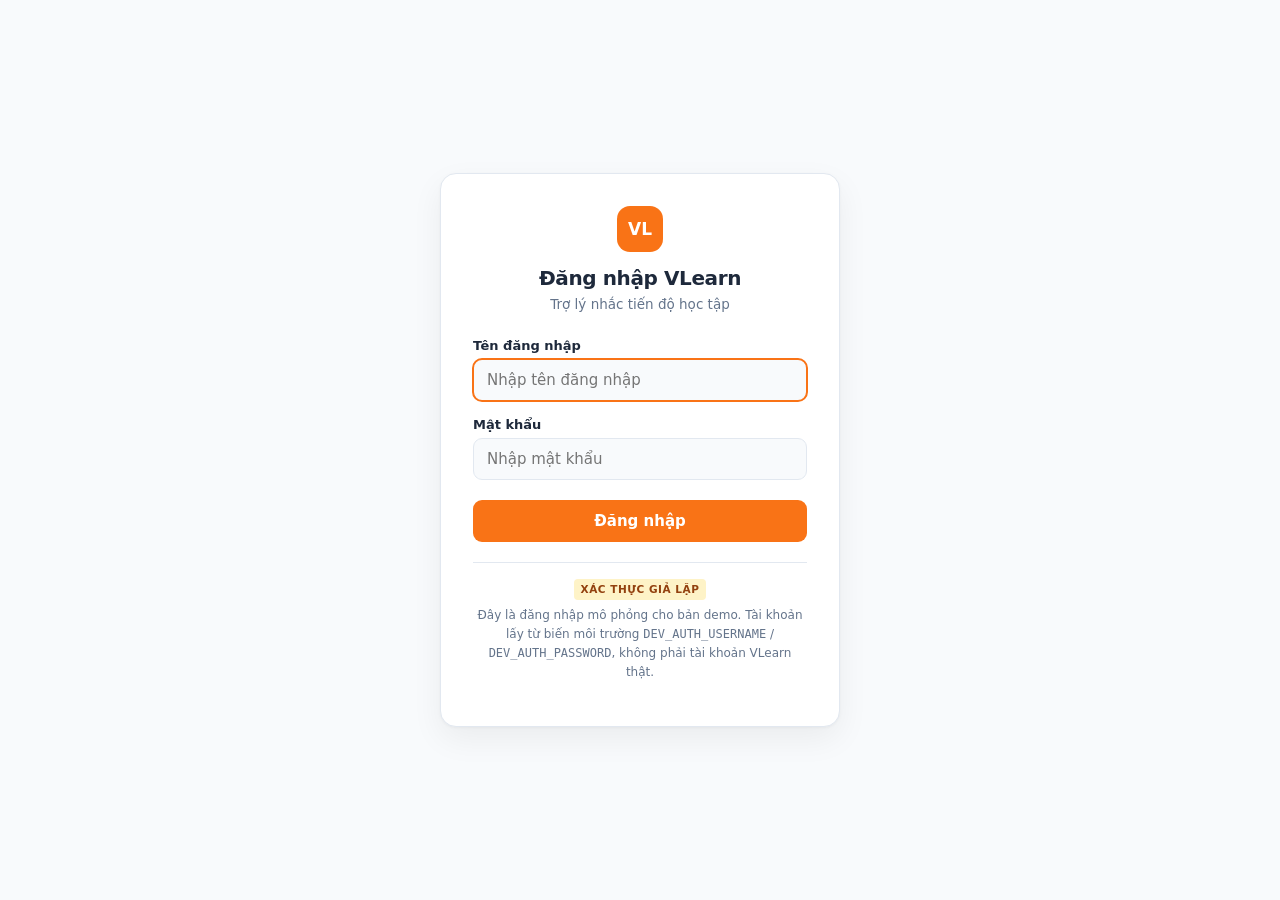
<file: codebase/frontend/login.html>
<!DOCTYPE html>
<html lang="vi">
<head>
  <meta charset="UTF-8">
  <meta name="viewport" content="width=device-width, initial-scale=1.0">
  <title>Đăng nhập — VLearn</title>
  <style>
    /* Bảng màu lấy theo index.html (cam VLearn #f97316) để giao diện đồng nhất. */
    :root {
      --cam: #f97316; --cam-dam: #ea580c; --nen: #f8fafc; --the: #ffffff;
      --chu: #1e293b; --chu-nhat: #64748b; --vien: #e2e8f0; --loi: #dc2626;
    }
    * { box-sizing: border-box; }
    body {
      margin: 0; min-height: 100vh; display: grid; place-items: center;
      background: var(--nen); color: var(--chu); padding: 20px;
      font-family: 'Plus Jakarta Sans', system-ui, -apple-system, "Segoe UI", sans-serif;
    }
    .the {
      width: 100%; max-width: 400px; background: var(--the);
      border: 1px solid var(--vien); border-radius: 16px; padding: 32px;
      box-shadow: 0 1px 3px rgba(0,0,0,.04), 0 12px 32px rgba(0,0,0,.06);
    }
    .dau { text-align: center; margin-bottom: 26px; }
    .logo {
      width: 46px; height: 46px; margin: 0 auto 14px; border-radius: 13px;
      background: var(--cam); color: #fff; display: grid; place-items: center;
      font-weight: 800; font-size: 17px;
    }
    h1 { font-size: 20px; margin: 0 0 6px; font-weight: 800; letter-spacing: -.02em; }
    .phu { font-size: 13.5px; color: var(--chu-nhat); margin: 0; }
    label { display: block; font-size: 13px; font-weight: 600; margin-bottom: 6px; }
    .truong { margin-bottom: 16px; }
    input {
      width: 100%; padding: 11px 13px; font-size: 15px; font: inherit; font-size: 15px;
      border: 1px solid var(--vien); border-radius: 9px; background: var(--nen); color: var(--chu);
    }
    input:focus { outline: 2px solid var(--cam); outline-offset: -1px; border-color: transparent; }
    button {
      width: 100%; padding: 12px; font: inherit; font-size: 15px; font-weight: 700;
      border: 0; border-radius: 9px; background: var(--cam); color: #fff; cursor: pointer;
      margin-top: 4px;
    }
    button:hover { background: var(--cam-dam); }
    .loi {
      display: none; margin-bottom: 16px; padding: 10px 13px; border-radius: 9px;
      background: #fef2f2; border: 1px solid #fecaca; color: var(--loi); font-size: 13.5px;
    }
    .loi.hien { display: block; }
    .ghi-chu {
      margin-top: 20px; padding-top: 16px; border-top: 1px solid var(--vien);
      font-size: 12px; color: var(--chu-nhat); line-height: 1.6; text-align: center;
    }
    .nhan {
      display: inline-block; font-size: 10.5px; font-weight: 700; letter-spacing: .05em;
      text-transform: uppercase; padding: 2px 7px; border-radius: 4px;
      background: #fef3c7; color: #92400e; margin-bottom: 6px;
    }
  </style>
</head>
<body>
  <main class="the">
    <div class="dau">
      <div class="logo">VL</div>
      <h1>Đăng nhập VLearn</h1>
      <p class="phu">Trợ lý nhắc tiến độ học tập</p>
    </div>

    <!-- Thông báo lỗi hiển thị khi server chuyển hướng về /login?error=... -->
    <div class="loi" id="loi" role="alert"></div>

    <form method="post" action="/login" autocomplete="on">
      <div class="truong">
        <label for="username">Tên đăng nhập</label>
        <input id="username" name="username" type="text" required autofocus
               autocomplete="username" placeholder="Nhập tên đăng nhập">
      </div>
      <div class="truong">
        <label for="password">Mật khẩu</label>
        <input id="password" name="password" type="password" required
               autocomplete="current-password" placeholder="Nhập mật khẩu">
      </div>
      <button type="submit">Đăng nhập</button>
    </form>

    <p class="ghi-chu">
      <span class="nhan">Xác thực giả lập</span><br>
      Đây là đăng nhập mô phỏng cho bản demo. Tài khoản lấy từ biến môi trường
      <code>DEV_AUTH_USERNAME</code> / <code>DEV_AUTH_PASSWORD</code>, không phải tài khoản VLearn thật.
    </p>
  </main>

  <script>
    // Server chuyển hướng kèm ?error=<mã>; hiển thị thông điệp tiếng Việt tương ứng.
    const THONG_DIEP = {
      sai: "Tên đăng nhập hoặc mật khẩu không đúng.",
      thieu: "Vui lòng nhập đầy đủ tên đăng nhập và mật khẩu.",
      tat: "Đăng nhập đang bị tắt: chưa bật DEV_AUTH và dự án chưa có xác thực thật.",
      het_phien: "Phiên đăng nhập đã kết thúc. Vui lòng đăng nhập lại.",
    };
    const ma = new URLSearchParams(location.search).get("error");
    if (ma) {
      const o = document.getElementById("loi");
      o.textContent = THONG_DIEP[ma] || "Không đăng nhập được.";
      o.classList.add("hien");
    }
  </script>
</body>
</html>
</file>
